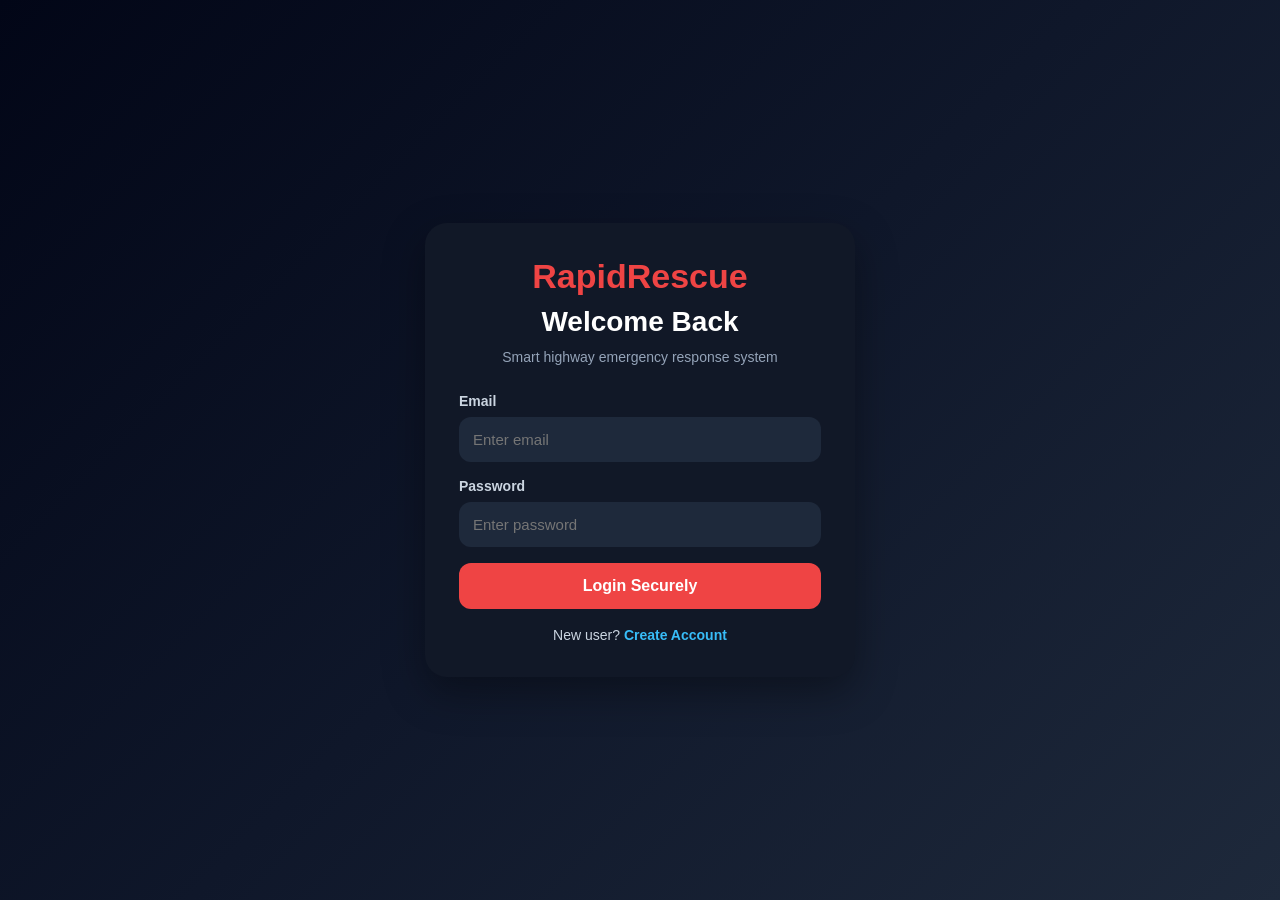
<file: index.html>
<!-- Frontend/index.html -->
<!-- NEXT STEP = FULLY RESPONSIVE PREMIUM LOGIN -->
<!-- PURA FILE REPLACE KARO -->

<!DOCTYPE html>
<html lang="en">

<head>
<meta charset="UTF-8">
<meta name="viewport" content="width=device-width, initial-scale=1.0">
<title>Login | RapidRescue</title>

<style>
*{
margin:0;
padding:0;
box-sizing:border-box;
font-family:Arial, Helvetica, sans-serif;
}

body{
min-height:100vh;
display:flex;
justify-content:center;
align-items:center;
padding:20px;
background:
linear-gradient(135deg,#020617,#0f172a,#1e293b);
color:white;
}

.box{
width:100%;
max-width:430px;
background:#111827;
padding:34px;
border-radius:22px;
box-shadow:0 15px 40px rgba(0,0,0,0.35);
}

.logo{
text-align:center;
font-size:34px;
font-weight:bold;
color:#ef4444;
margin-bottom:10px;
}

.title{
text-align:center;
font-size:28px;
font-weight:bold;
margin-bottom:8px;
}

.sub{
text-align:center;
color:#94a3b8;
margin-bottom:24px;
font-size:14px;
line-height:1.6;
}

label{
display:block;
margin-bottom:8px;
font-size:14px;
font-weight:bold;
color:#cbd5e1;
}

input{
width:100%;
padding:14px;
border:none;
outline:none;
border-radius:12px;
background:#1e293b;
color:white;
margin-bottom:16px;
font-size:15px;
}

button{
width:100%;
padding:14px;
border:none;
border-radius:12px;
background:#ef4444;
color:white;
font-size:16px;
font-weight:bold;
cursor:pointer;
transition:0.3s;
}

button:hover{
background:#dc2626;
}

.extra{
text-align:center;
margin-top:18px;
font-size:14px;
color:#cbd5e1;
}

.extra a{
color:#38bdf8;
text-decoration:none;
font-weight:bold;
}

@media(max-width:500px){

.box{
padding:24px;
}

.logo{
font-size:28px;
}

.title{
font-size:24px;
}

}
</style>
</head>

<body>

<div class="box">

<div class="logo">RapidRescue</div>

<div class="title">Welcome Back</div>

<div class="sub">
Smart highway emergency response system
</div>

<label>Email</label>
<input type="email" id="email" placeholder="Enter email">

<label>Password</label>
<input type="password" id="password" placeholder="Enter password">

<button onclick="loginUser()">
Login Securely
</button>

<div class="extra">
New user?
<a href="signup.html">Create Account</a>
</div>

</div>

<script src="js/app.js"></script>

</body>
</html>
</file>
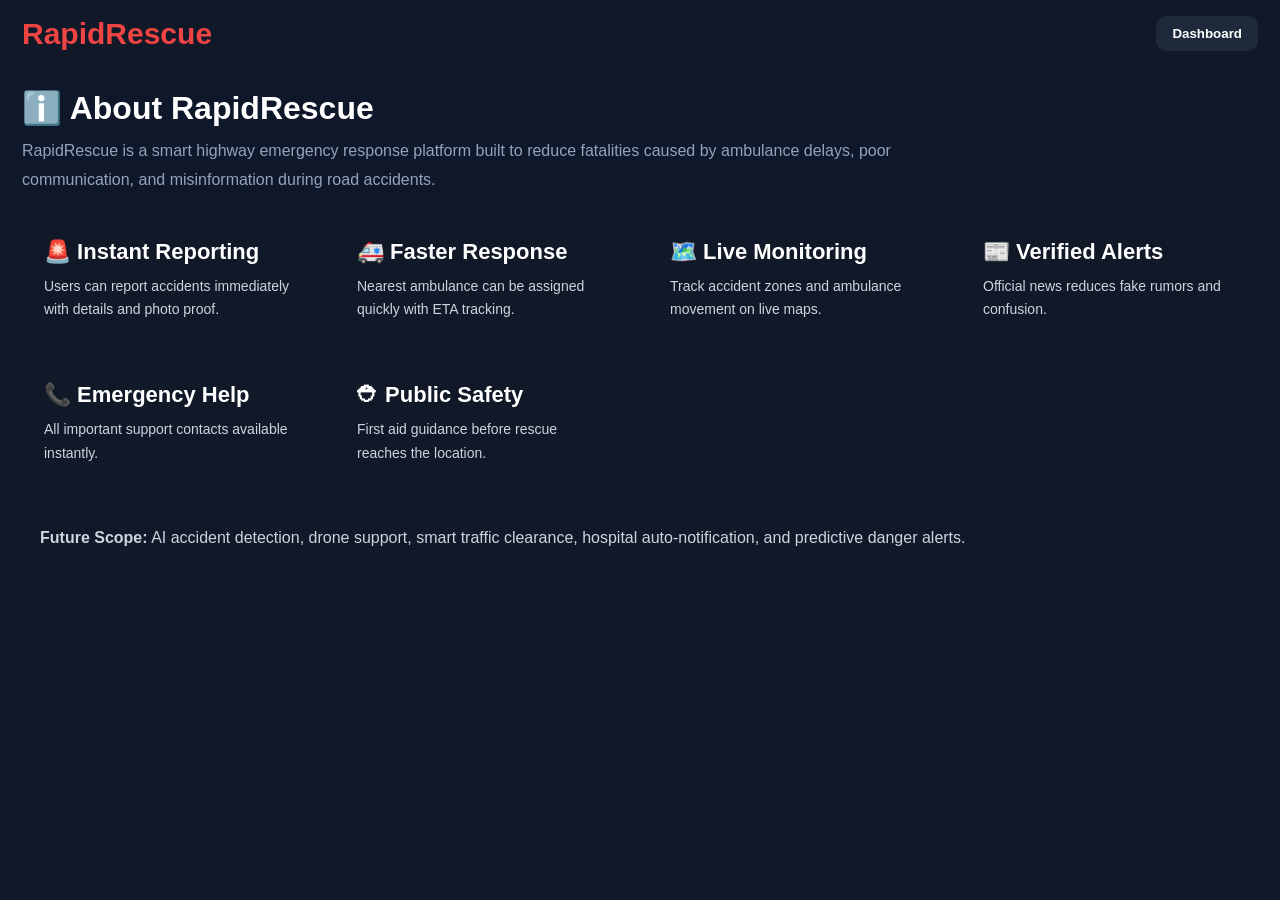
<file: about.html>
<!-- Frontend/about.html -->
<!-- NEXT STEP = FULLY RESPONSIVE PREMIUM ABOUT -->
<!-- PURA FILE REPLACE KARO -->

<!DOCTYPE html>
<html lang="en">

<head>
<meta charset="UTF-8">
<meta name="viewport" content="width=device-width, initial-scale=1.0">
<title>About RapidRescue</title>

<style>
*{
margin:0;
padding:0;
box-sizing:border-box;
font-family:Arial, Helvetica, sans-serif;
}

body{
background:#0f172a;
color:white;
min-height:100vh;
}

nav{
display:flex;
justify-content:space-between;
align-items:center;
padding:16px 22px;
background:#111827;
flex-wrap:wrap;
gap:10px;
}

.logo{
font-size:30px;
font-weight:bold;
color:#ef4444;
}

button{
padding:10px 16px;
border:none;
border-radius:10px;
background:#1e293b;
color:white;
cursor:pointer;
font-weight:bold;
}

.container{
padding:22px;
}

.title{
font-size:32px;
font-weight:bold;
margin-bottom:10px;
}

.sub{
color:#94a3b8;
line-height:1.8;
margin-bottom:22px;
max-width:900px;
}

.grid{
display:grid;
grid-template-columns:repeat(auto-fit,minmax(250px,1fr));
gap:16px;
}

.card{
background:#111827;
padding:22px;
border-radius:18px;
}

.card h2{
font-size:22px;
margin-bottom:10px;
}

.card p{
font-size:14px;
line-height:1.7;
color:#cbd5e1;
}

.future{
margin-top:18px;
background:#111827;
padding:18px;
border-radius:16px;
line-height:1.8;
color:#cbd5e1;
}

@media(max-width:600px){

.title{
font-size:26px;
}

.logo{
font-size:24px;
}

.container{
padding:16px;
}

}
</style>
</head>

<body>

<nav>

<div class="logo">RapidRescue</div>

<button onclick="location.href='dashboard.html'">
Dashboard
</button>

</nav>

<div class="container">

<div class="title">ℹ️ About RapidRescue</div>

<div class="sub">
RapidRescue is a smart highway emergency response platform built to reduce fatalities caused by ambulance delays, poor communication, and misinformation during road accidents.
</div>

<div class="grid">

<div class="card">
<h2>🚨 Instant Reporting</h2>
<p>Users can report accidents immediately with details and photo proof.</p>
</div>

<div class="card">
<h2>🚑 Faster Response</h2>
<p>Nearest ambulance can be assigned quickly with ETA tracking.</p>
</div>

<div class="card">
<h2>🗺️ Live Monitoring</h2>
<p>Track accident zones and ambulance movement on live maps.</p>
</div>

<div class="card">
<h2>📰 Verified Alerts</h2>
<p>Official news reduces fake rumors and confusion.</p>
</div>

<div class="card">
<h2>📞 Emergency Help</h2>
<p>All important support contacts available instantly.</p>
</div>

<div class="card">
<h2>⛑ Public Safety</h2>
<p>First aid guidance before rescue reaches the location.</p>
</div>

</div>

<div class="future">
<strong>Future Scope:</strong> AI accident detection, drone support, smart traffic clearance, hospital auto-notification, and predictive danger alerts.
</div>

</div>

</body>
</html>
</file>
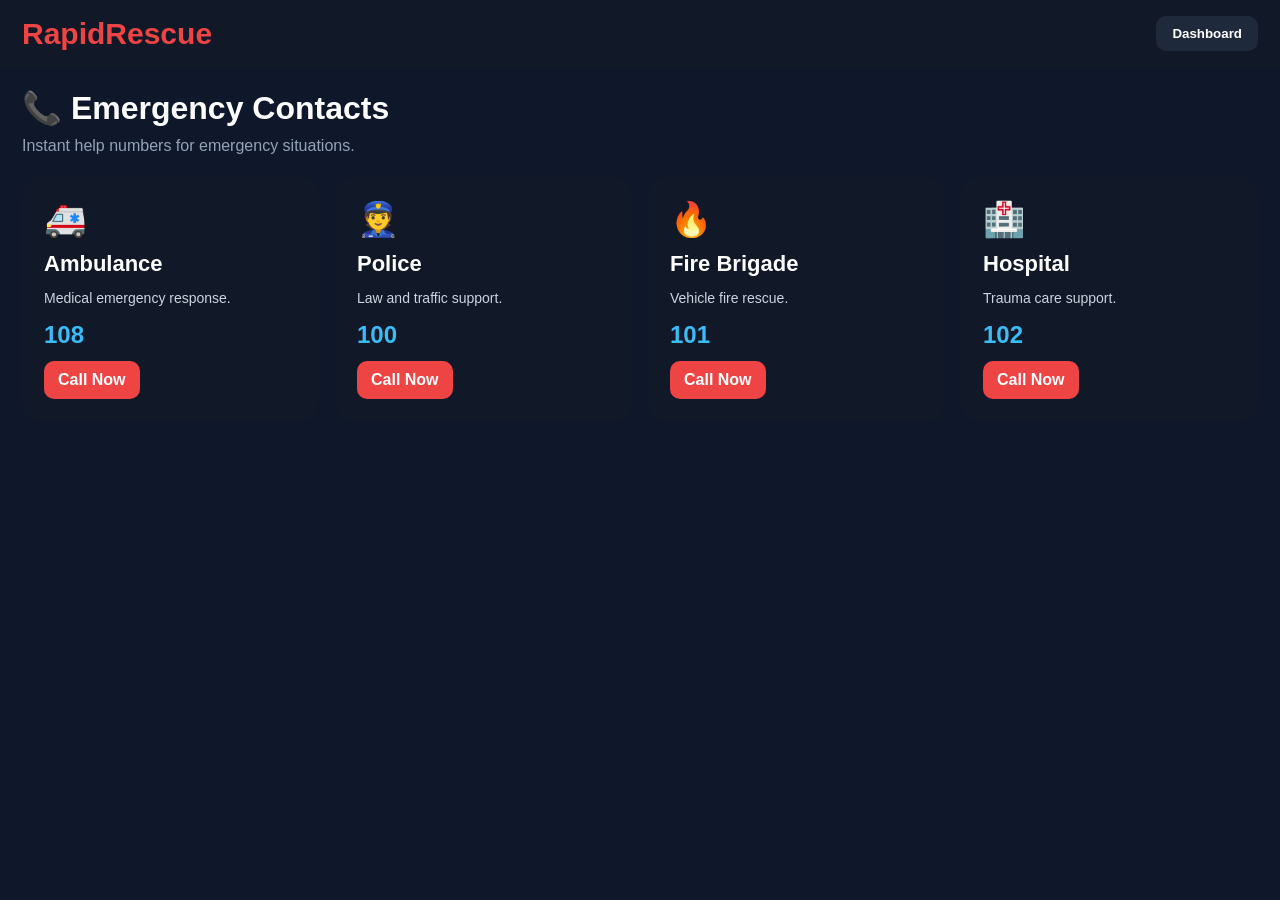
<file: contacts.html>
<!-- Frontend/contacts.html -->
<!-- NEXT STEP = FULLY RESPONSIVE PREMIUM CONTACTS -->
<!-- PURA FILE REPLACE KARO -->

<!DOCTYPE html>
<html lang="en">

<head>
<meta charset="UTF-8">
<meta name="viewport" content="width=device-width, initial-scale=1.0">
<title>Emergency Contacts | RapidRescue</title>

<style>
*{
margin:0;
padding:0;
box-sizing:border-box;
font-family:Arial, Helvetica, sans-serif;
}

body{
background:#0f172a;
color:white;
min-height:100vh;
}

nav{
display:flex;
justify-content:space-between;
align-items:center;
padding:16px 22px;
background:#111827;
flex-wrap:wrap;
gap:10px;
}

.logo{
font-size:30px;
font-weight:bold;
color:#ef4444;
}

button{
padding:10px 16px;
border:none;
border-radius:10px;
background:#1e293b;
color:white;
cursor:pointer;
font-weight:bold;
}

.container{
padding:22px;
}

.title{
font-size:32px;
font-weight:bold;
margin-bottom:10px;
}

.sub{
color:#94a3b8;
margin-bottom:22px;
}

.grid{
display:grid;
grid-template-columns:repeat(auto-fit,minmax(240px,1fr));
gap:16px;
}

.card{
background:#111827;
padding:22px;
border-radius:18px;
transition:0.3s;
}

.card:hover{
background:#1e293b;
transform:translateY(-4px);
}

.icon{
font-size:34px;
margin-bottom:12px;
}

.card h2{
font-size:22px;
margin-bottom:10px;
}

.card p{
font-size:14px;
line-height:1.6;
color:#cbd5e1;
margin-bottom:12px;
}

.number{
font-size:24px;
font-weight:bold;
color:#38bdf8;
margin-bottom:12px;
}

.call{
display:inline-block;
padding:10px 14px;
border-radius:10px;
background:#ef4444;
color:white;
text-decoration:none;
font-weight:bold;
}

@media(max-width:600px){

.title{
font-size:26px;
}

.logo{
font-size:24px;
}

.container{
padding:16px;
}

}
</style>
</head>

<body>

<nav>

<div class="logo">RapidRescue</div>

<button onclick="location.href='dashboard.html'">
Dashboard
</button>

</nav>

<div class="container">

<div class="title">📞 Emergency Contacts</div>

<div class="sub">
Instant help numbers for emergency situations.
</div>

<div class="grid">

<div class="card">
<div class="icon">🚑</div>
<h2>Ambulance</h2>
<p>Medical emergency response.</p>
<div class="number">108</div>
<a href="tel:108" class="call">Call Now</a>
</div>

<div class="card">
<div class="icon">👮</div>
<h2>Police</h2>
<p>Law and traffic support.</p>
<div class="number">100</div>
<a href="tel:100" class="call">Call Now</a>
</div>

<div class="card">
<div class="icon">🔥</div>
<h2>Fire Brigade</h2>
<p>Vehicle fire rescue.</p>
<div class="number">101</div>
<a href="tel:101" class="call">Call Now</a>
</div>

<div class="card">
<div class="icon">🏥</div>
<h2>Hospital</h2>
<p>Trauma care support.</p>
<div class="number">102</div>
<a href="tel:102" class="call">Call Now</a>
</div>

</div>

</div>

</body>
</html>
</file>
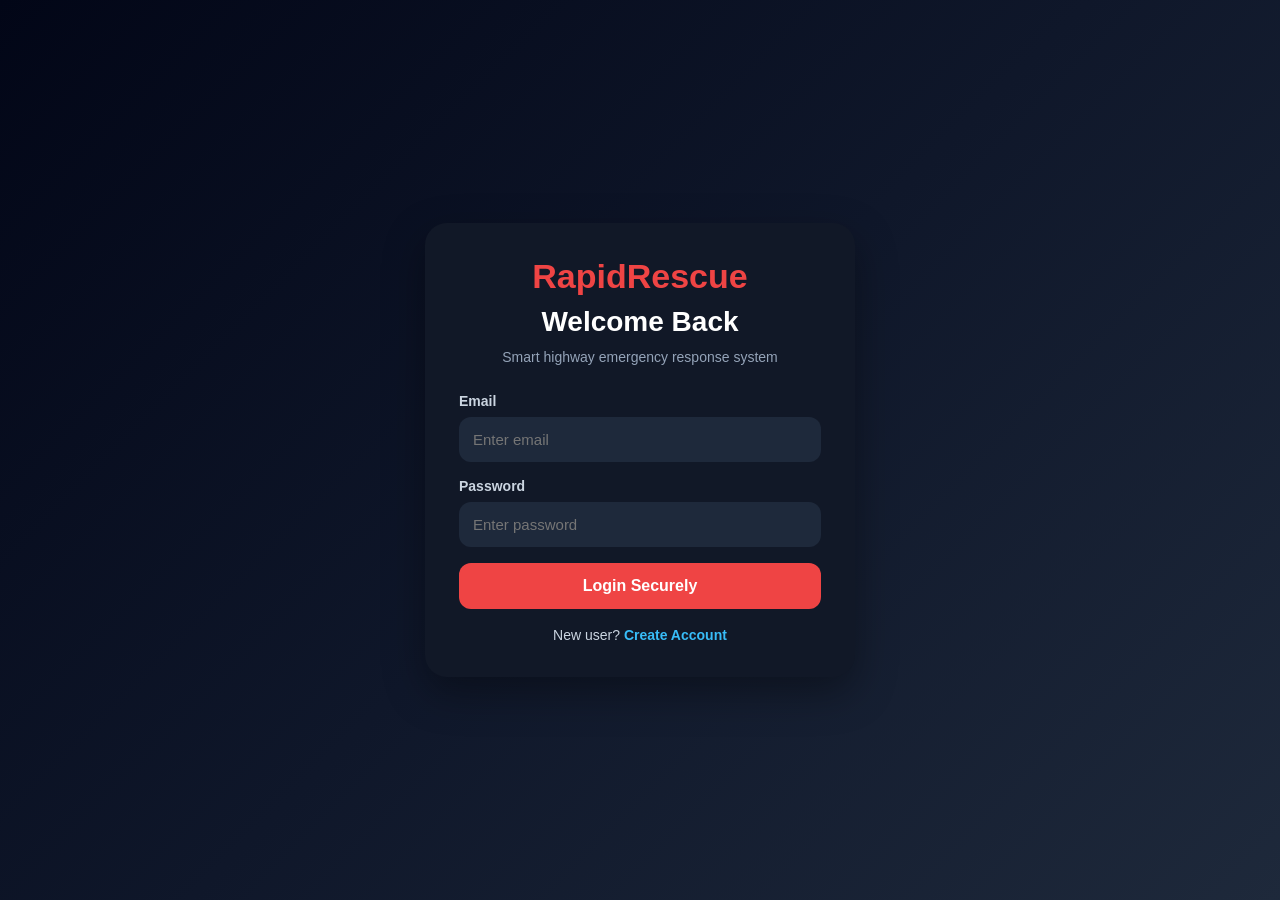
<file: dashboard.html>
<!-- Frontend/dashboard.html -->
<!-- NEXT STEP = FULLY RESPONSIVE PREMIUM DASHBOARD -->
<!-- PURA FILE REPLACE KARO -->

<!DOCTYPE html>
<html lang="en">

<head>
<meta charset="UTF-8">
<meta name="viewport" content="width=device-width, initial-scale=1.0">
<title>Dashboard | RapidRescue</title>

<style>
*{
margin:0;
padding:0;
box-sizing:border-box;
font-family:Arial, Helvetica, sans-serif;
}

body{
background:#0f172a;
color:white;
min-height:100vh;
}

nav{
display:flex;
justify-content:space-between;
align-items:center;
padding:16px 22px;
background:#111827;
flex-wrap:wrap;
gap:10px;
}

.logo{
font-size:30px;
font-weight:bold;
color:#ef4444;
}

button{
padding:10px 16px;
border:none;
border-radius:10px;
background:#1e293b;
color:white;
cursor:pointer;
font-weight:bold;
}

.container{
padding:22px;
}

.title{
font-size:32px;
font-weight:bold;
margin-bottom:10px;
}

.sub{
color:#94a3b8;
margin-bottom:22px;
}

.stats{
display:grid;
grid-template-columns:repeat(auto-fit,minmax(220px,1fr));
gap:16px;
margin-bottom:22px;
}

.stat{
background:#111827;
padding:22px;
border-radius:18px;
}

.stat h4{
font-size:14px;
color:#94a3b8;
margin-bottom:10px;
}

.stat p{
font-size:32px;
font-weight:bold;
}

.blue{color:#38bdf8;}
.red{color:#ef4444;}
.yellow{color:#facc15;}
.green{color:#22c55e;}

.grid{
display:grid;
grid-template-columns:2fr 1fr;
gap:18px;
}

.cards{
display:grid;
grid-template-columns:repeat(auto-fit,minmax(220px,1fr));
gap:16px;
}

.card{
display:block;
text-decoration:none;
background:#111827;
padding:22px;
border-radius:18px;
color:white;
transition:0.3s;
}

.card:hover{
background:#1e293b;
transform:translateY(-4px);
}

.card h2{
font-size:20px;
margin-bottom:10px;
}

.card p{
font-size:14px;
color:#cbd5e1;
line-height:1.6;
}

.side{
background:#111827;
padding:20px;
border-radius:18px;
}

.side h3{
margin-bottom:16px;
font-size:22px;
}

.item{
background:#1e293b;
padding:14px;
border-radius:12px;
margin-bottom:12px;
font-size:14px;
line-height:1.6;
}

@media(max-width:900px){

.grid{
grid-template-columns:1fr;
}

.title{
font-size:26px;
}

}

@media(max-width:600px){

.logo{
font-size:24px;
}

.container{
padding:16px;
}

.stats{
grid-template-columns:1fr 1fr;
}

.card h2{
font-size:18px;
}

}

@media(max-width:420px){

.stats{
grid-template-columns:1fr;
}

}
</style>
</head>

<body>

<nav>

<div class="logo">RapidRescue</div>

<button onclick="logoutUser()">
Logout
</button>

</nav>

<div class="container">

<div class="title">🚨 Emergency Dashboard</div>

<div class="sub">
Real-time control panel for rescue operations.
</div>

<div class="stats">

<div class="stat">
<h4>Total Reports</h4>
<p class="blue" id="total">0</p>
</div>

<div class="stat">
<h4>Critical</h4>
<p class="red" id="critical">0</p>
</div>

<div class="stat">
<h4>Major</h4>
<p class="yellow" id="major">0</p>
</div>

<div class="stat">
<h4>Minor</h4>
<p class="green" id="minor">0</p>
</div>

</div>

<div class="grid">

<div class="cards">

<a href="report.html" class="card">
<h2>🚨 Report Accident</h2>
<p>Create emergency case with photo & location.</p>
</a>

<a href="map.html" class="card">
<h2>🗺️ Live Map</h2>
<p>Track ambulance and route ETA.</p>
</a>

<a href="news.html" class="card">
<h2>📰 News</h2>
<p>Daily accidents and alerts.</p>
</a>

<a href="contacts.html" class="card">
<h2>📞 Contacts</h2>
<p>Emergency service numbers.</p>
</a>

<a href="firstaid.html" class="card">
<h2>⛑ First Aid</h2>
<p>Instant life-saving guide.</p>
</a>

<a href="about.html" class="card">
<h2>ℹ️ About</h2>
<p>Project vision & future scope.</p>
</a>

</div>

<div class="side">

<h3>Recent Reports</h3>

<div id="recentReports">

<div class="item">
No reports yet
</div>

</div>

</div>

</div>

</div>

<script src="js/app.js"></script>

</body>
</html>
</file>
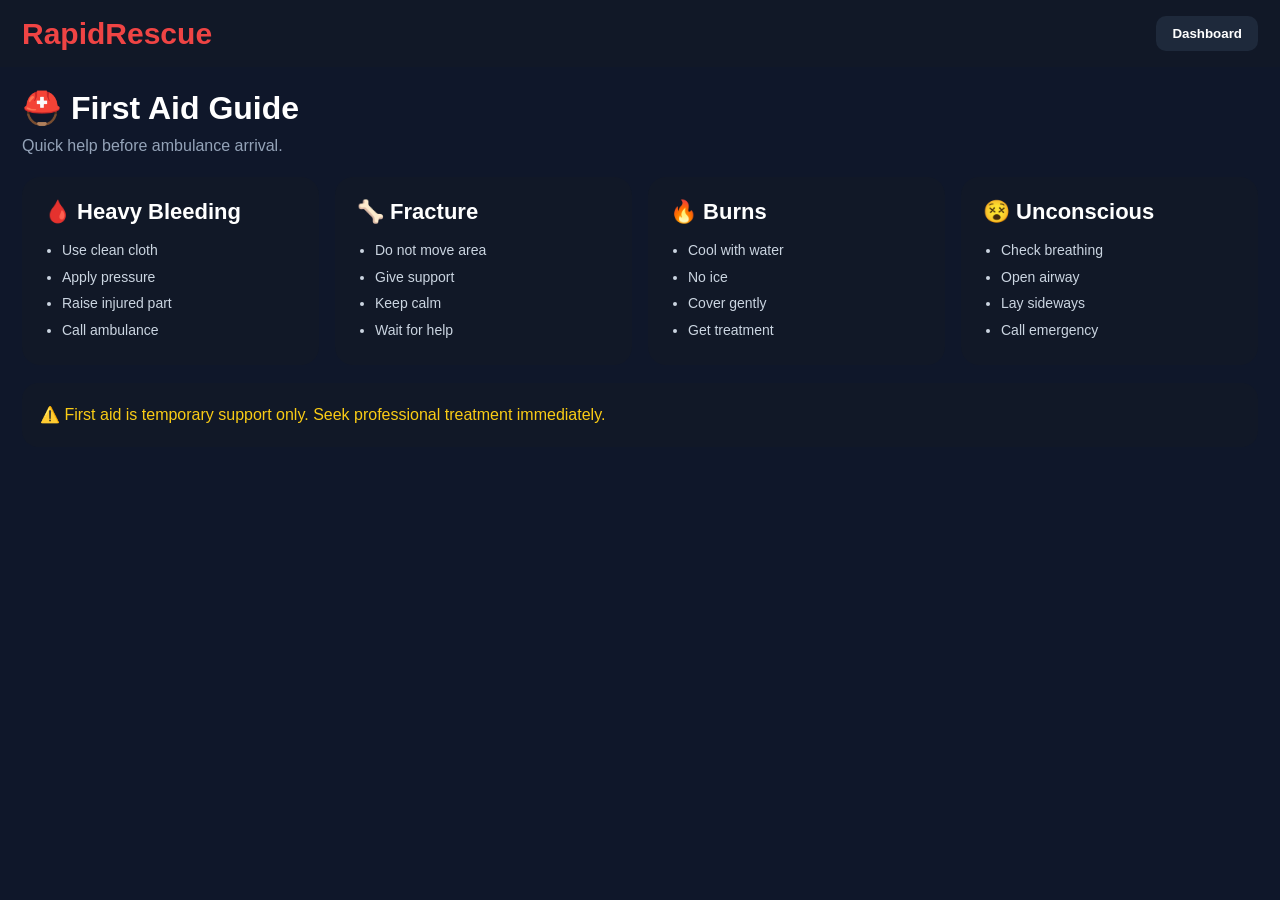
<file: firstaid.html>
<!-- Frontend/firstaid.html -->
<!-- NEXT STEP = FULLY RESPONSIVE PREMIUM FIRST AID -->
<!-- PURA FILE REPLACE KARO -->

<!DOCTYPE html>
<html lang="en">

<head>
<meta charset="UTF-8">
<meta name="viewport" content="width=device-width, initial-scale=1.0">
<title>First Aid Guide | RapidRescue</title>

<style>
*{
margin:0;
padding:0;
box-sizing:border-box;
font-family:Arial, Helvetica, sans-serif;
}

body{
background:#0f172a;
color:white;
min-height:100vh;
}

nav{
display:flex;
justify-content:space-between;
align-items:center;
padding:16px 22px;
background:#111827;
flex-wrap:wrap;
gap:10px;
}

.logo{
font-size:30px;
font-weight:bold;
color:#ef4444;
}

button{
padding:10px 16px;
border:none;
border-radius:10px;
background:#1e293b;
color:white;
cursor:pointer;
font-weight:bold;
}

.container{
padding:22px;
}

.title{
font-size:32px;
font-weight:bold;
margin-bottom:10px;
}

.sub{
color:#94a3b8;
margin-bottom:22px;
}

.grid{
display:grid;
grid-template-columns:repeat(auto-fit,minmax(260px,1fr));
gap:16px;
}

.card{
background:#111827;
padding:22px;
border-radius:18px;
}

.card h2{
font-size:22px;
margin-bottom:12px;
}

.card ul{
padding-left:18px;
line-height:1.9;
color:#cbd5e1;
font-size:14px;
}

.note{
margin-top:18px;
background:#111827;
padding:18px;
border-radius:16px;
color:#facc15;
line-height:1.7;
}

@media(max-width:600px){

.title{
font-size:26px;
}

.logo{
font-size:24px;
}

.container{
padding:16px;
}

}
</style>
</head>

<body>

<nav>

<div class="logo">RapidRescue</div>

<button onclick="location.href='dashboard.html'">
Dashboard
</button>

</nav>

<div class="container">

<div class="title">⛑️ First Aid Guide</div>

<div class="sub">
Quick help before ambulance arrival.
</div>

<div class="grid">

<div class="card">
<h2>🩸 Heavy Bleeding</h2>
<ul>
<li>Use clean cloth</li>
<li>Apply pressure</li>
<li>Raise injured part</li>
<li>Call ambulance</li>
</ul>
</div>

<div class="card">
<h2>🦴 Fracture</h2>
<ul>
<li>Do not move area</li>
<li>Give support</li>
<li>Keep calm</li>
<li>Wait for help</li>
</ul>
</div>

<div class="card">
<h2>🔥 Burns</h2>
<ul>
<li>Cool with water</li>
<li>No ice</li>
<li>Cover gently</li>
<li>Get treatment</li>
</ul>
</div>

<div class="card">
<h2>😵 Unconscious</h2>
<ul>
<li>Check breathing</li>
<li>Open airway</li>
<li>Lay sideways</li>
<li>Call emergency</li>
</ul>
</div>

</div>

<div class="note">
⚠️ First aid is temporary support only. Seek professional treatment immediately.
</div>

</div>

</body>
</html>
</file>
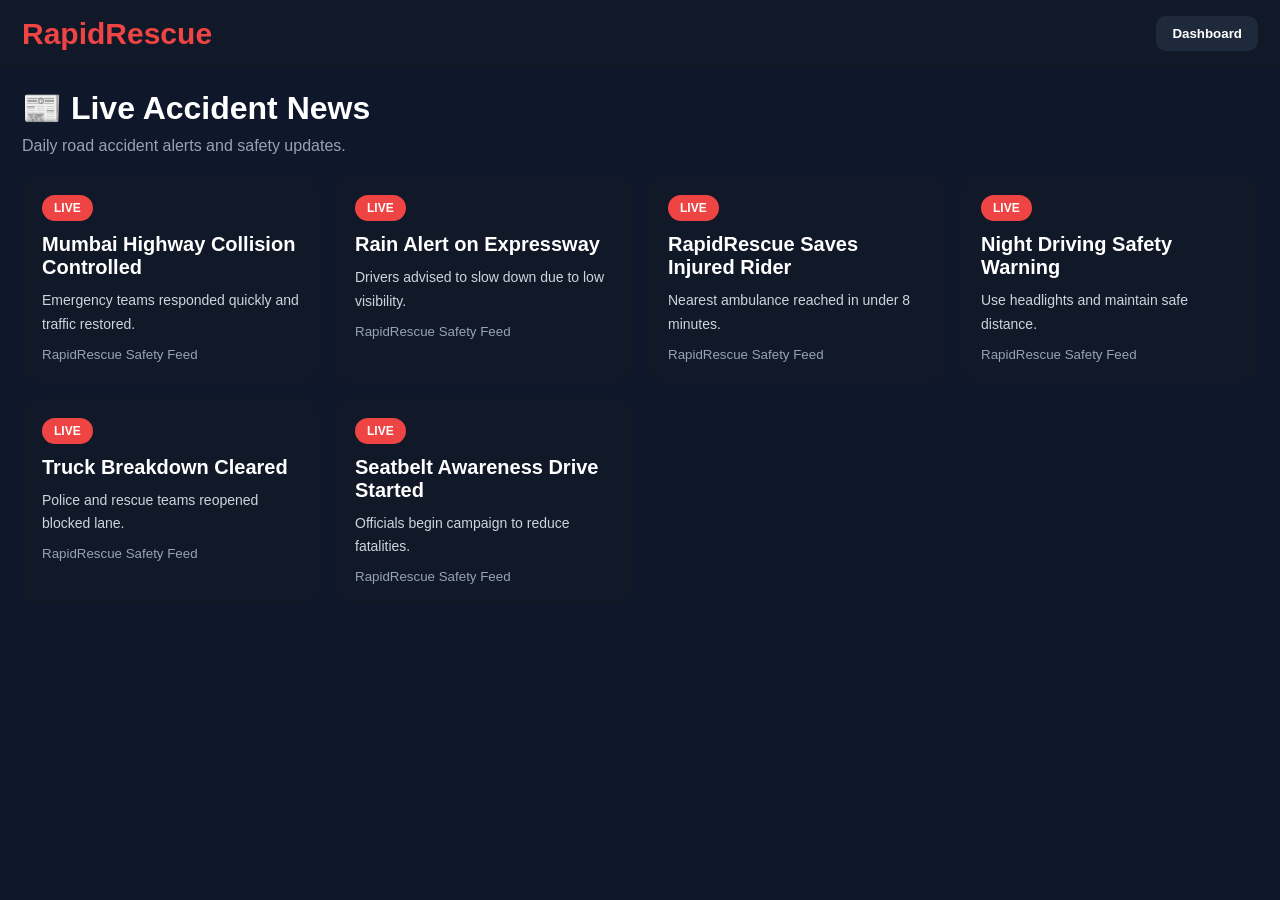
<file: news.html>
<!-- Frontend/news.html -->
<!-- FIXED LIVE NEWS PAGE -->
<!-- PURA FILE REPLACE KARO -->

<!DOCTYPE html>
<html lang="en">

<head>
<meta charset="UTF-8">
<meta name="viewport" content="width=device-width, initial-scale=1.0">
<title>Live News | RapidRescue</title>

<style>
*{
margin:0;
padding:0;
box-sizing:border-box;
font-family:Arial, Helvetica, sans-serif;
}

body{
background:#0f172a;
color:white;
min-height:100vh;
}

nav{
display:flex;
justify-content:space-between;
align-items:center;
padding:16px 22px;
background:#111827;
flex-wrap:wrap;
gap:10px;
}

.logo{
font-size:30px;
font-weight:bold;
color:#ef4444;
}

button{
padding:10px 16px;
border:none;
border-radius:10px;
background:#1e293b;
color:white;
cursor:pointer;
font-weight:bold;
}

.container{
padding:22px;
}

.title{
font-size:32px;
font-weight:bold;
margin-bottom:10px;
}

.sub{
color:#94a3b8;
margin-bottom:20px;
}

#newsBox{
display:grid;
grid-template-columns:repeat(auto-fit,minmax(280px,1fr));
gap:16px;
}

.card{
background:#111827;
padding:20px;
border-radius:18px;
transition:0.3s;
}

.card:hover{
transform:translateY(-4px);
background:#1e293b;
}

.badge{
display:inline-block;
padding:6px 12px;
border-radius:18px;
font-size:12px;
font-weight:bold;
margin-bottom:12px;
background:#ef4444;
}

.card h2{
font-size:20px;
margin-bottom:10px;
}

.card p{
font-size:14px;
line-height:1.7;
color:#cbd5e1;
margin-bottom:10px;
}

small{
color:#94a3b8;
display:block;
margin-top:10px;
}

@media(max-width:600px){

.title{
font-size:26px;
}

.container{
padding:16px;
}

}
</style>
</head>

<body>

<nav>

<div class="logo">RapidRescue</div>

<button onclick="location.href='dashboard.html'">
Dashboard
</button>

</nav>

<div class="container">

<div class="title">📰 Live Accident News</div>

<div class="sub">
Daily road accident alerts and safety updates.
</div>

<div id="newsBox"></div>

</div>

<script>
const fallbackNews = [

{
title:"Mumbai Highway Collision Controlled",
desc:"Emergency teams responded quickly and traffic restored."
},

{
title:"Rain Alert on Expressway",
desc:"Drivers advised to slow down due to low visibility."
},

{
title:"RapidRescue Saves Injured Rider",
desc:"Nearest ambulance reached in under 8 minutes."
},

{
title:"Night Driving Safety Warning",
desc:"Use headlights and maintain safe distance."
},

{
title:"Truck Breakdown Cleared",
desc:"Police and rescue teams reopened blocked lane."
},

{
title:"Seatbelt Awareness Drive Started",
desc:"Officials begin campaign to reduce fatalities."
}

];

function showFallback(){

const box = document.getElementById("newsBox");

box.innerHTML = "";

fallbackNews.forEach(item=>{

box.innerHTML += `
<div class="card">

<div class="badge">LIVE</div>

<h2>${item.title}</h2>

<p>${item.desc}</p>

<small>RapidRescue Safety Feed</small>

</div>
`;

});

}

async function loadNews(){

try{

const res = await fetch(
"https://api.rss2json.com/v1/api.json?rss_url=https://news.google.com/rss/search?q=road+accident"
);

const data = await res.json();

const box = document.getElementById("newsBox");

box.innerHTML = "";

if(!data.items || data.items.length === 0){
showFallback();
return;
}

data.items.slice(0,8).forEach(item=>{

box.innerHTML += `
<div class="card">

<div class="badge">LIVE</div>

<h2>${item.title}</h2>

<p>${item.description.replace(/<[^>]+>/g,'').slice(0,140)}...</p>

<small>${item.pubDate}</small>

</div>
`;

});

}catch{

showFallback();

}

}

loadNews();
</script>

</body>
</html>
</file>
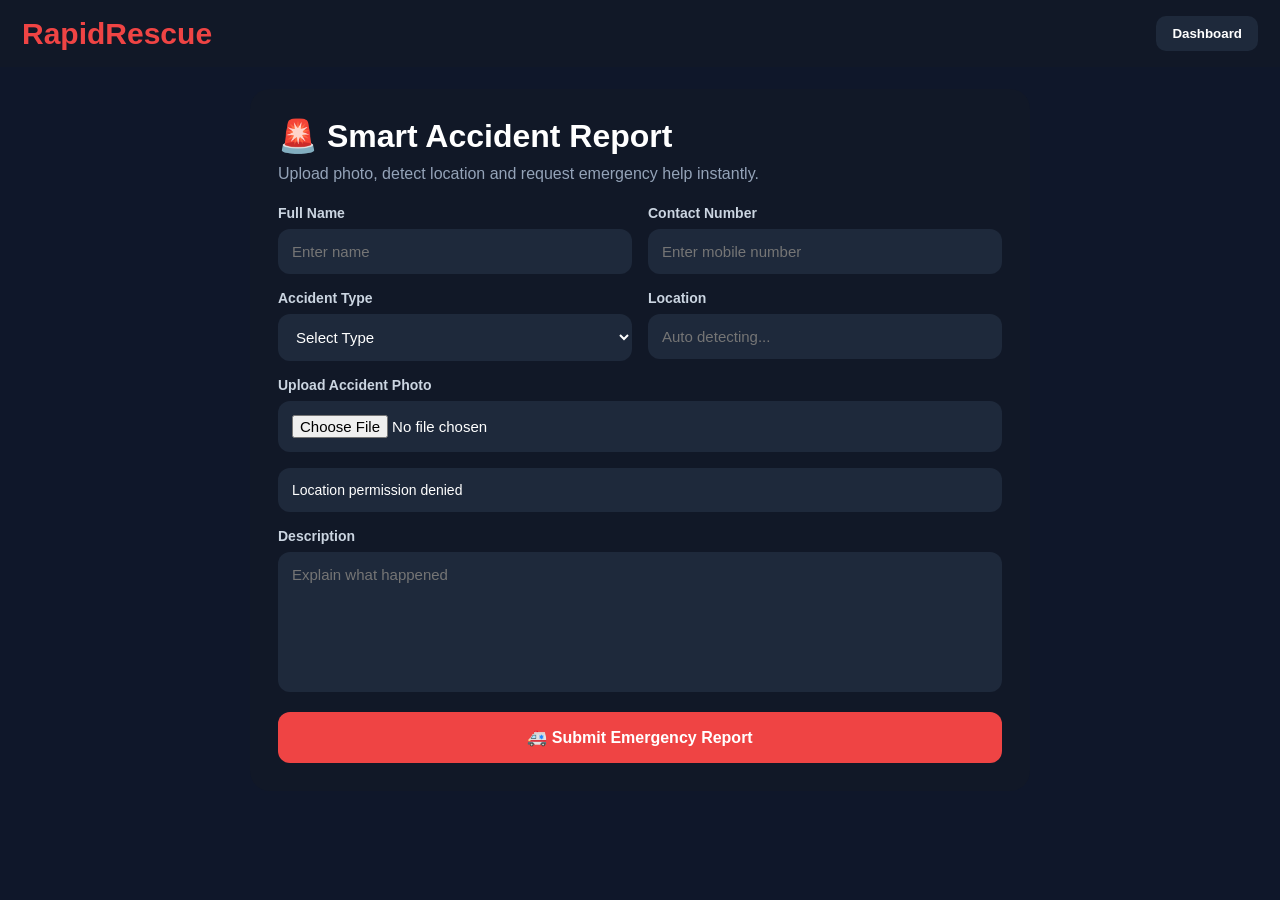
<file: report.html>
<!-- Frontend/report.html -->
<!-- NEXT STEP = PREMIUM RESPONSIVE REPORT PAGE + BETTER UX -->
<!-- PURA FILE REPLACE KARO -->

<!DOCTYPE html>
<html lang="en">

<head>
<meta charset="UTF-8">
<meta name="viewport" content="width=device-width, initial-scale=1.0">
<title>Report Accident | RapidRescue</title>

<style>
*{
margin:0;
padding:0;
box-sizing:border-box;
font-family:Arial, Helvetica, sans-serif;
}

body{
background:#0f172a;
color:white;
min-height:100vh;
}

nav{
display:flex;
justify-content:space-between;
align-items:center;
padding:16px 22px;
background:#111827;
flex-wrap:wrap;
gap:10px;
}

.logo{
font-size:30px;
font-weight:bold;
color:#ef4444;
}

button{
padding:10px 16px;
border:none;
border-radius:10px;
background:#1e293b;
color:white;
cursor:pointer;
font-weight:bold;
}

.wrap{
display:flex;
justify-content:center;
padding:22px;
}

.box{
width:100%;
max-width:780px;
background:#111827;
padding:28px;
border-radius:20px;
}

.title{
font-size:32px;
font-weight:bold;
margin-bottom:10px;
}

.sub{
color:#94a3b8;
margin-bottom:22px;
}

.row{
display:grid;
grid-template-columns:1fr 1fr;
gap:16px;
}

label{
display:block;
margin-bottom:8px;
font-size:14px;
font-weight:bold;
color:#cbd5e1;
}

input,
select,
textarea{
width:100%;
padding:14px;
border:none;
outline:none;
border-radius:12px;
background:#1e293b;
color:white;
margin-bottom:16px;
font-size:15px;
}

textarea{
height:140px;
resize:none;
}

.preview{
width:100%;
max-height:250px;
object-fit:cover;
border-radius:14px;
display:none;
margin-bottom:16px;
}

.loc{
background:#1e293b;
padding:14px;
border-radius:12px;
margin-bottom:16px;
font-size:14px;
}

.submit-btn{
width:100%;
padding:16px;
border:none;
border-radius:12px;
background:#ef4444;
color:white;
font-size:16px;
font-weight:bold;
cursor:pointer;
transition:0.3s;
}

.submit-btn:hover{
background:#dc2626;
}

@media(max-width:768px){

.row{
grid-template-columns:1fr;
}

.title{
font-size:26px;
}

.wrap{
padding:16px;
}

.box{
padding:22px;
}

.logo{
font-size:24px;
}

}
</style>
</head>

<body>

<nav>

<div class="logo">RapidRescue</div>

<button onclick="location.href='dashboard.html'">
Dashboard
</button>

</nav>

<div class="wrap">

<div class="box">

<div class="title">🚨 Smart Accident Report</div>

<div class="sub">
Upload photo, detect location and request emergency help instantly.
</div>

<div class="row">

<div>
<label for="name">Full Name</label>
<input type="text" id="name" placeholder="Enter name">
</div>

<div>
<label for="contact">Contact Number</label>
<input type="text" id="contact" placeholder="Enter mobile number">
</div>

</div>

<div class="row">

<div>
<label for="type">Accident Type</label>
<select id="type">
<option value="">Select Type</option>
<option>Minor</option>
<option>Major</option>
<option>Critical</option>
</select>
</div>

<div>
<label for="location">Location</label>
<input type="text" id="location" placeholder="Auto detecting...">
</div>

</div>

<label for="photo">Upload Accident Photo</label>
<input type="file" id="photo" accept="image/*">

<img id="preview" class="preview">

<div class="loc" id="liveLoc">
📍 Detecting your live location...
</div>

<label for="description">Description</label>
<textarea id="description" placeholder="Explain what happened"></textarea>

<button class="submit-btn" onclick="reportAccident()">
🚑 Submit Emergency Report
</button>

</div>

</div>

<script>
/* IMAGE PREVIEW */
document.getElementById("photo").addEventListener("change",function(){

const file = this.files[0];
if(!file) return;

const reader = new FileReader();

reader.onload = function(e){

const img = document.getElementById("preview");
img.src = e.target.result;
img.style.display = "block";

};

reader.readAsDataURL(file);

});

/* LIVE LOCATION */
if(navigator.geolocation){

navigator.geolocation.getCurrentPosition((pos)=>{

const lat = pos.coords.latitude.toFixed(5);
const lng = pos.coords.longitude.toFixed(5);

document.getElementById("location").value =
lat + ", " + lng;

document.getElementById("liveLoc").innerHTML =
"📍 Live Location Captured Successfully";

},()=>{

document.getElementById("liveLoc").innerHTML =
"Location permission denied";

});

}
</script>

<script src="js/app.js"></script>

</body>
</html>
</file>
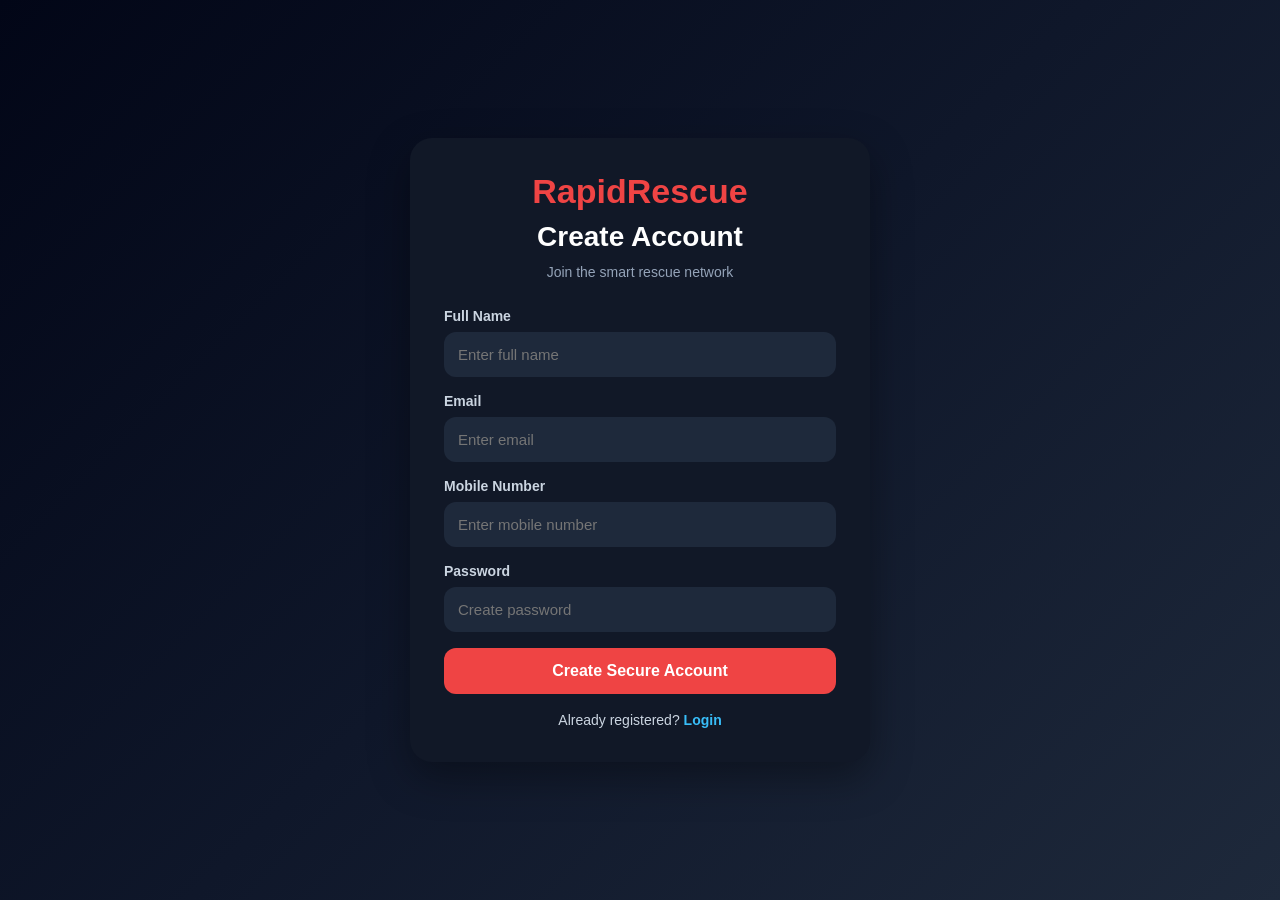
<file: signup.html>
<!-- Frontend/signup.html -->
<!-- NEXT STEP = FULLY RESPONSIVE PREMIUM SIGNUP -->
<!-- PURA FILE REPLACE KARO -->

<!DOCTYPE html>
<html lang="en">

<head>
<meta charset="UTF-8">
<meta name="viewport" content="width=device-width, initial-scale=1.0">
<title>Create Account | RapidRescue</title>

<style>
*{
margin:0;
padding:0;
box-sizing:border-box;
font-family:Arial, Helvetica, sans-serif;
}

body{
min-height:100vh;
display:flex;
justify-content:center;
align-items:center;
padding:20px;
background:
linear-gradient(135deg,#020617,#0f172a,#1e293b);
color:white;
}

.box{
width:100%;
max-width:460px;
background:#111827;
padding:34px;
border-radius:22px;
box-shadow:0 15px 40px rgba(0,0,0,0.35);
}

.logo{
text-align:center;
font-size:34px;
font-weight:bold;
color:#ef4444;
margin-bottom:10px;
}

.title{
text-align:center;
font-size:28px;
font-weight:bold;
margin-bottom:8px;
}

.sub{
text-align:center;
color:#94a3b8;
margin-bottom:24px;
font-size:14px;
line-height:1.6;
}

label{
display:block;
margin-bottom:8px;
font-size:14px;
font-weight:bold;
color:#cbd5e1;
}

input{
width:100%;
padding:14px;
border:none;
outline:none;
border-radius:12px;
background:#1e293b;
color:white;
margin-bottom:16px;
font-size:15px;
}

button{
width:100%;
padding:14px;
border:none;
border-radius:12px;
background:#ef4444;
color:white;
font-size:16px;
font-weight:bold;
cursor:pointer;
transition:0.3s;
}

button:hover{
background:#dc2626;
}

.extra{
text-align:center;
margin-top:18px;
font-size:14px;
color:#cbd5e1;
}

.extra a{
color:#38bdf8;
text-decoration:none;
font-weight:bold;
}

@media(max-width:500px){

.box{
padding:24px;
}

.logo{
font-size:28px;
}

.title{
font-size:24px;
}

}
</style>
</head>

<body>

<div class="box">

<div class="logo">RapidRescue</div>

<div class="title">Create Account</div>

<div class="sub">
Join the smart rescue network
</div>

<label>Full Name</label>
<input type="text" id="name" placeholder="Enter full name">

<label>Email</label>
<input type="email" id="email" placeholder="Enter email">

<label>Mobile Number</label>
<input type="text" id="phone" placeholder="Enter mobile number">

<label>Password</label>
<input type="password" id="password" placeholder="Create password">

<button onclick="signupUser()">
Create Secure Account
</button>

<div class="extra">
Already registered?
<a href="index.html">Login</a>
</div>

</div>

<script src="js/app.js"></script>

</body>
</html>
</file>
